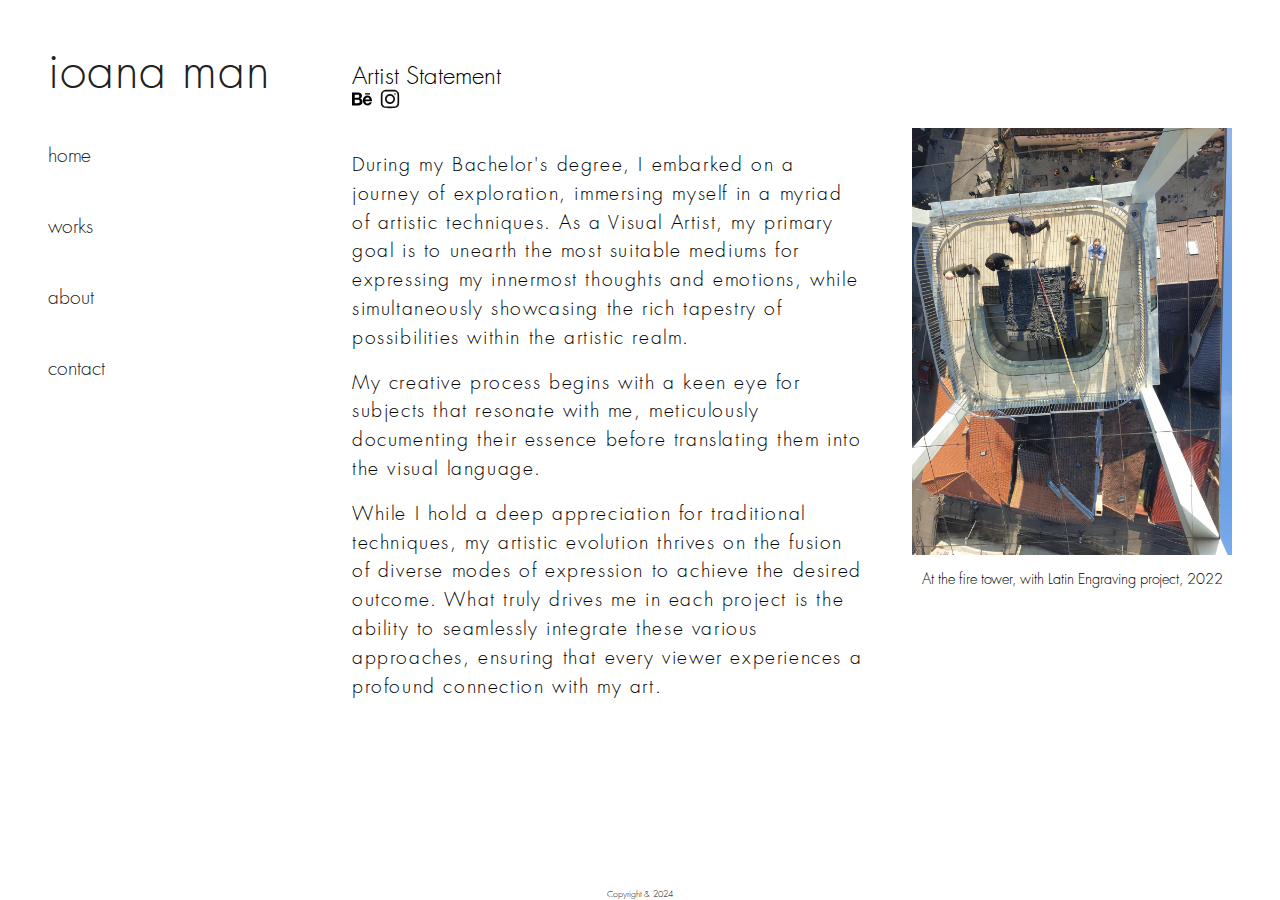
<file: about.html>
<!DOCTYPE html>
<html lang="en">
  <head>
    <meta charset="UTF-8" />
    <meta name="viewport" content="width=device-width, initial-scale=1.0" />
    <meta name="author" content="Bogdan Man" />
    <meta
      name="description"
      content="Portofolio for art including photos graphic design and other forms of art"
    />

    <link rel="icon" href="./assets/l.png" />

    <link rel="stylesheet" href="stylesheet.css" />

    <title>Ioana Man</title>
  </head>

  <body class="home">
    <div class="about">
      <header class="about-header">
        <h1>
          <a href="index.html" id="logo">ioana man</a>
        </h1>
        <input type="checkbox" id="menu-open" />
        <label for="menu-open" class="menu-btn">
          <img id="hamenu" src="./assets/hamenu.svg" alt="hamburger menu" />
        </label>
        <nav class="menu-box">
          <ul>
            <li>
              <a class="menu-item" href="index.html" aria-current="page"
                >home
              </a>
            </li>
            <li>
              <a class="menu-item" href="works.html"> works</a>
            </li>
            <li>
              <a class="menu-item" href="about.html">about</a>
            </li>
            <li>
              <a class="menu-item" href="/contact.html">contact</a>
            </li>
          </ul>
        </nav>
      </header>
      <div class="about-me-wrapper">
        <div class="about-me-description">
          <div class="header-social-media">
            <h2>artist statement</h2>
            <div class="social-media">
              <a href="https://www.behance.net/moira02?log_shim_removal=1"><img
                id="social-media-behance"
                src="./assets/social-media/behance.svg"
                alt="behance"
                style="width: 20px; height: auto"
              /></a>
              <a href="https://www.instagram.com/ioana.cu.i.mic/?igsh=amN0MjlwaXcwMWps"><img
                src="./assets/social-media/insta.svg"
                alt="instagram"
                style="width: 20px; height: auto"
              /></a>
            </div>
          </div>
          <p>
            During my Bachelor's degree, I embarked on a journey of exploration,
            immersing myself in a myriad of artistic techniques. As a Visual
            Artist, my primary goal is to unearth the most suitable mediums for
            expressing my innermost thoughts and emotions, while simultaneously
            showcasing the rich tapestry of possibilities within the artistic
            realm.
          </p>
          <p>
            My creative process begins with a keen eye for subjects that
            resonate with me, meticulously documenting their essence before
            translating them into the visual language.
          </p>
          <p>
            While I hold a deep appreciation for traditional techniques, my
            artistic evolution thrives on the fusion of diverse modes of
            expression to achieve the desired outcome. What truly drives me in
            each project is the ability to seamlessly integrate these various
            approaches, ensuring that every viewer experiences a profound
            connection with my art.
          </p>
        </div>
        <figure>
          <img src="./assets/aboutme/fire.jpg" alt="" loading="lazy" />
          <figcaption>
            At the fire tower, with Latin Engraving project, 2022
          </figcaption>
        </figure>
      </div>
      <!-- <div class="bg-container"></div> -->
      <footer>Copyright &amp; 2024</footer>
    </div>
  </body>
</html>
</file>
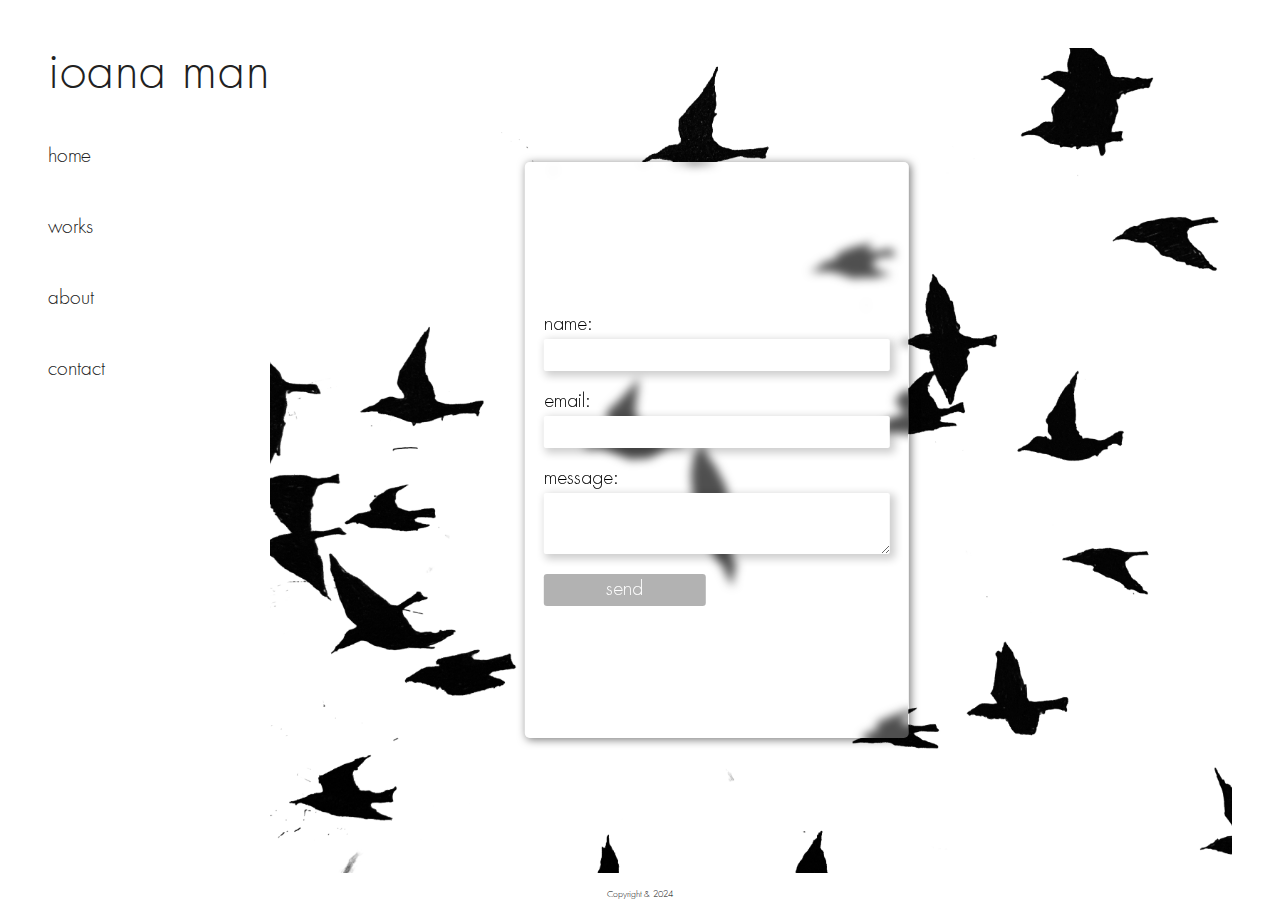
<file: contact.html>
<!DOCTYPE html>
<html lang="en">

<head>
  <meta charset="UTF-8" />
  <meta name="viewport" content="width=device-width, initial-scale=1.0" />
  <meta name="author" content="Bogdan Man" />
  <meta name="description" content="Portofolio for art including photos graphic design and other forms of art" />

  <link rel="icon" href="./assets/l.png" />

  <link rel="stylesheet" href="stylesheet.css" />

  <title>Ioana Man</title>
</head>

<body class="home">
  <div class="container">
    <header>
      <h1>
        <a href="index.html" id="logo">ioana man</a>
      </h1>
      <input type="checkbox" id="menu-open" />
      <label for="menu-open" class="menu-btn">
        <img id="hamenu" src="./assets/hamenu.svg" alt="hamburger menu" />
      </label>
      <nav class="menu-box">
        <ul>
          <li>
            <a class="menu-item" href="index.html" aria-current="page">home
            </a>
          </li>
          <li>
            <a class="menu-item" href="works.html"> works</a>
          </li>
          <li>
            <a class="menu-item" href="about.html">about</a>
          </li>
          <li>
            <a class="menu-item" href="/contact.html">contact</a>
          </li>
        </ul>
      </nav>
    </header>
    <div class="bg-container"></div>
    <div class="form-wrapper">
      <form action="https://api.web3forms.com/submit" method="POST">
        <input type="hidden" name="access_key" value="b0e43f6b-3cfc-4332-9827-ebb790c2cf45" />
        <label for="name">name:</label>
        <input class="form-input" id="name" type="text" name="name" autocomplete="name" required />
        <label for="email">email:</label>
        <input class="form-input" id="email" type="email" name="email" autocomplete="email" required />
        <label for="message">message:</label>
        <textarea class="form-textarea" id="message" name="message" required></textarea>
        <!-- hCaptcha Spam Protection -->
        <div class="h-captcha" data-captcha="true" data-size="compact"></div>
        <button class="form-button" type="submit">send</button>
      </form>
    </div>
    <!-- Required for hCaptcha -->
    <script src="https://web3forms.com/client/script.js" async defer></script>
    <footer>Copyright &amp; 2024</footer>
  </div>
</body>

</html>
</file>
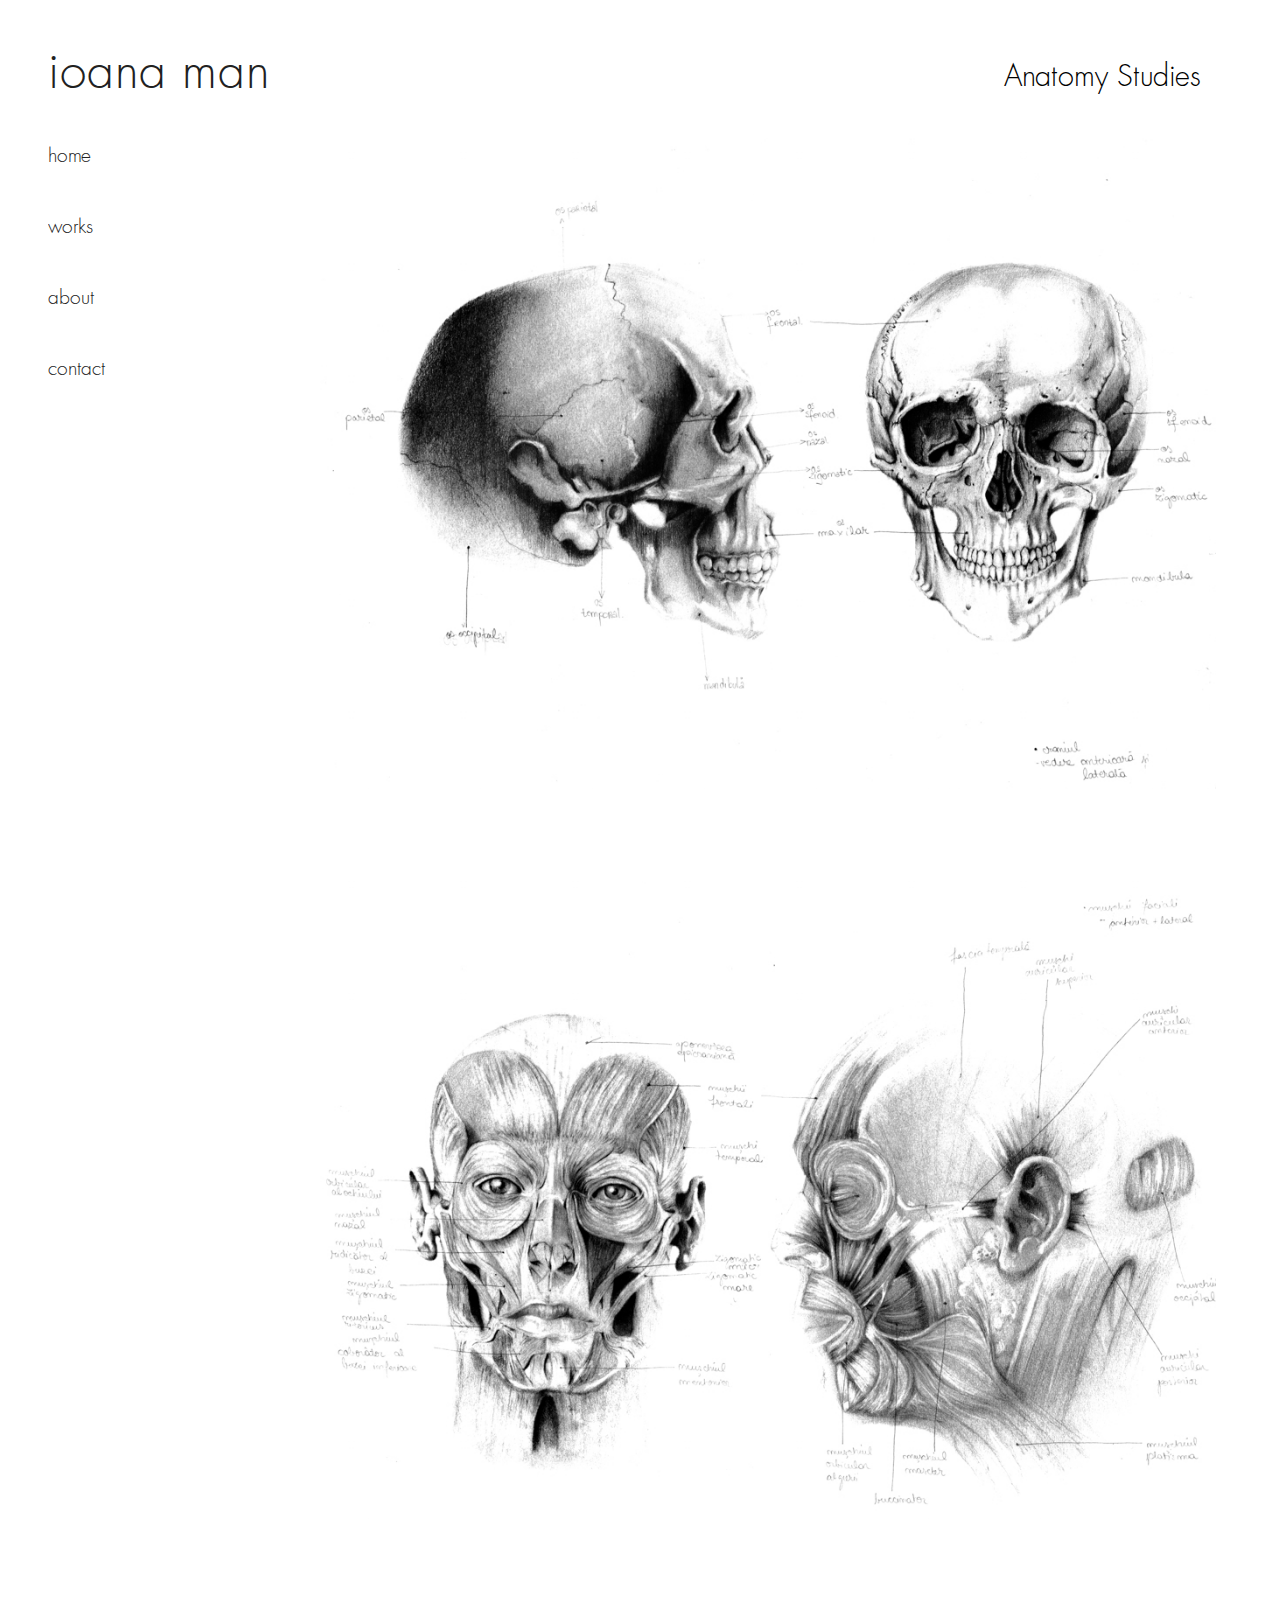
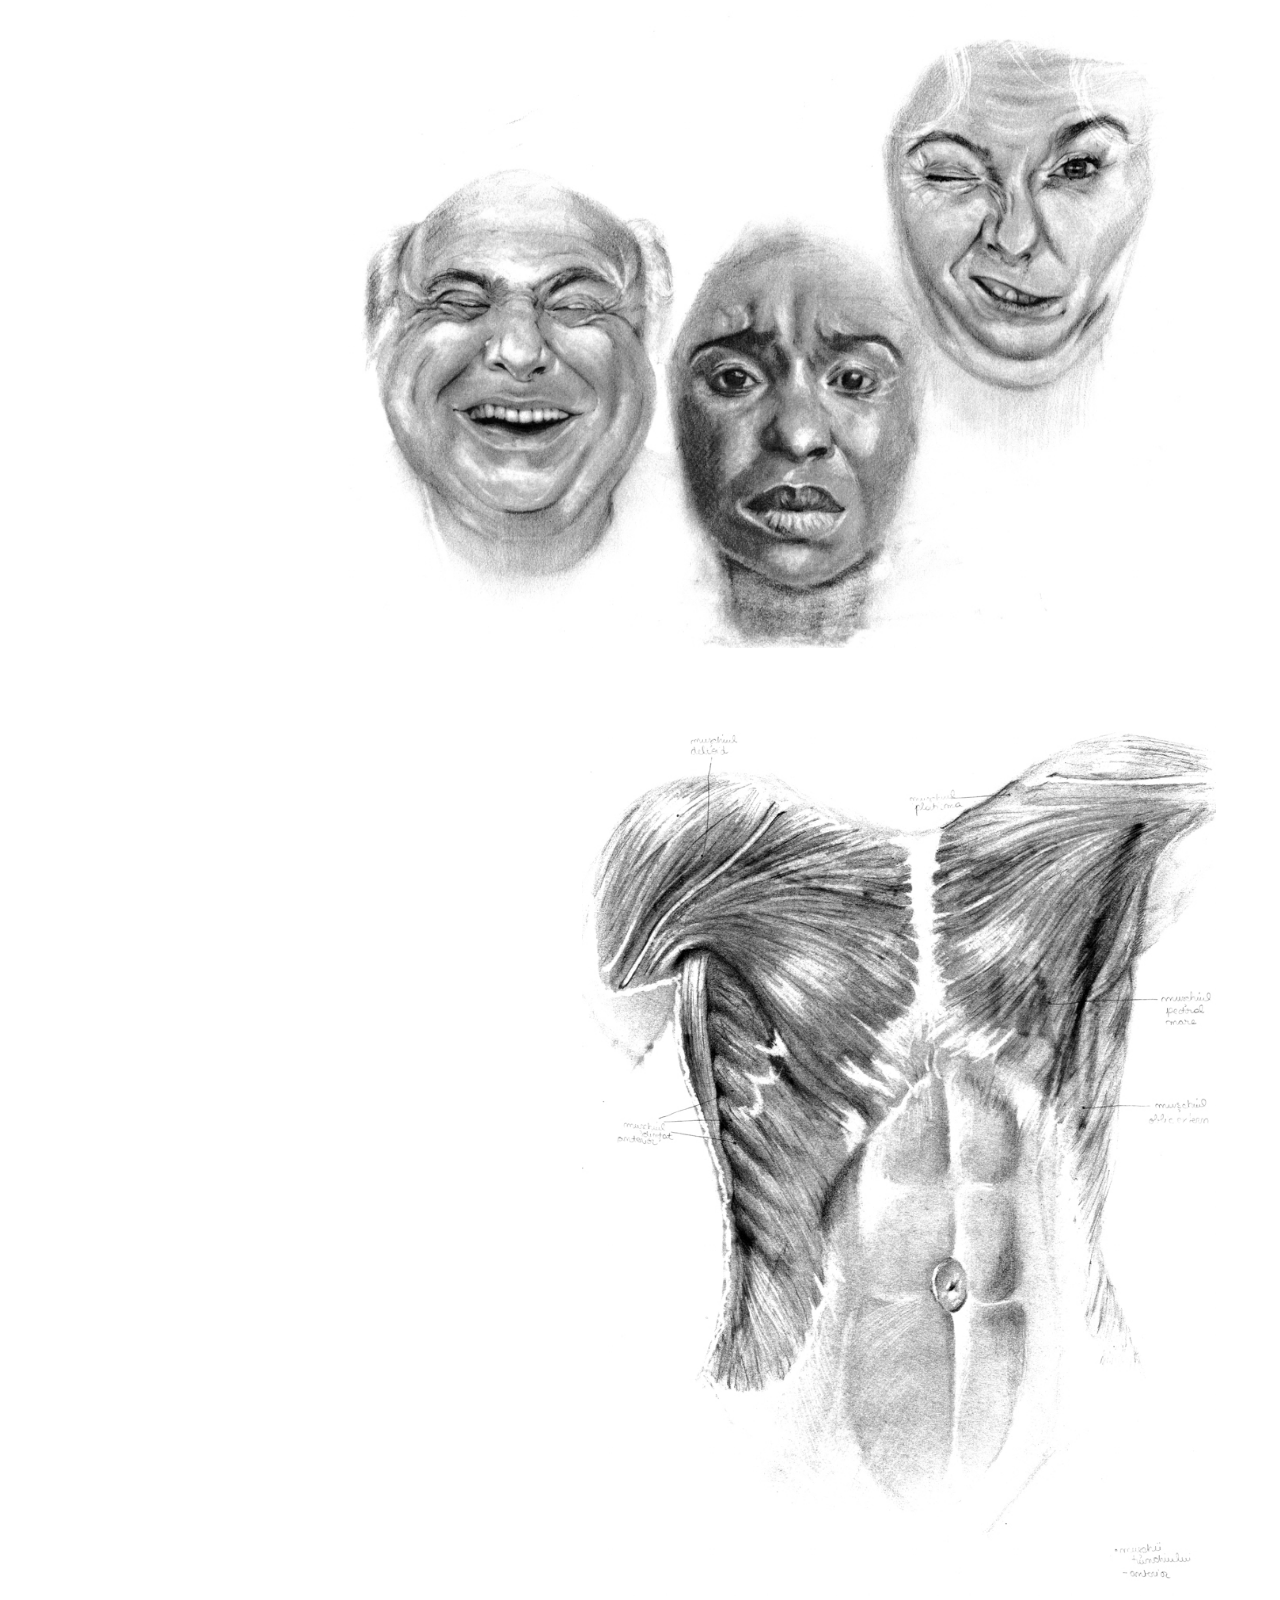
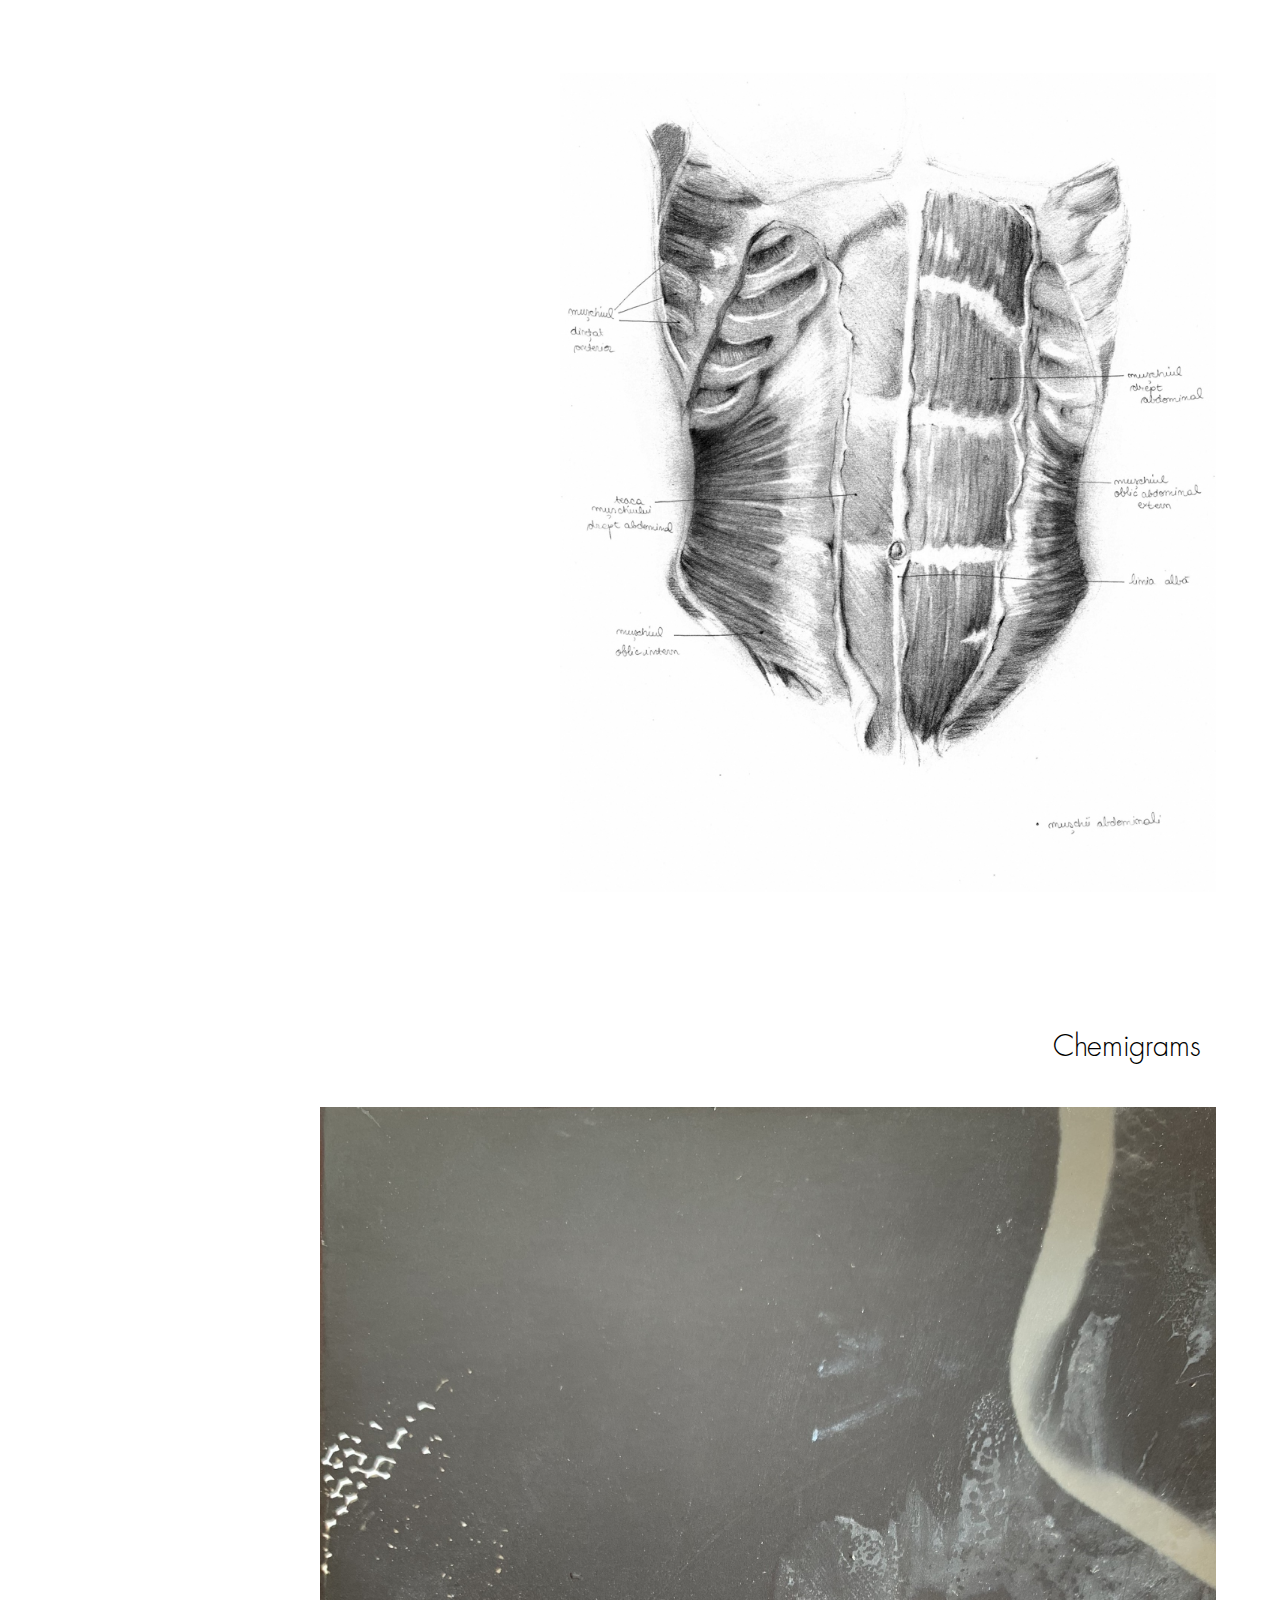
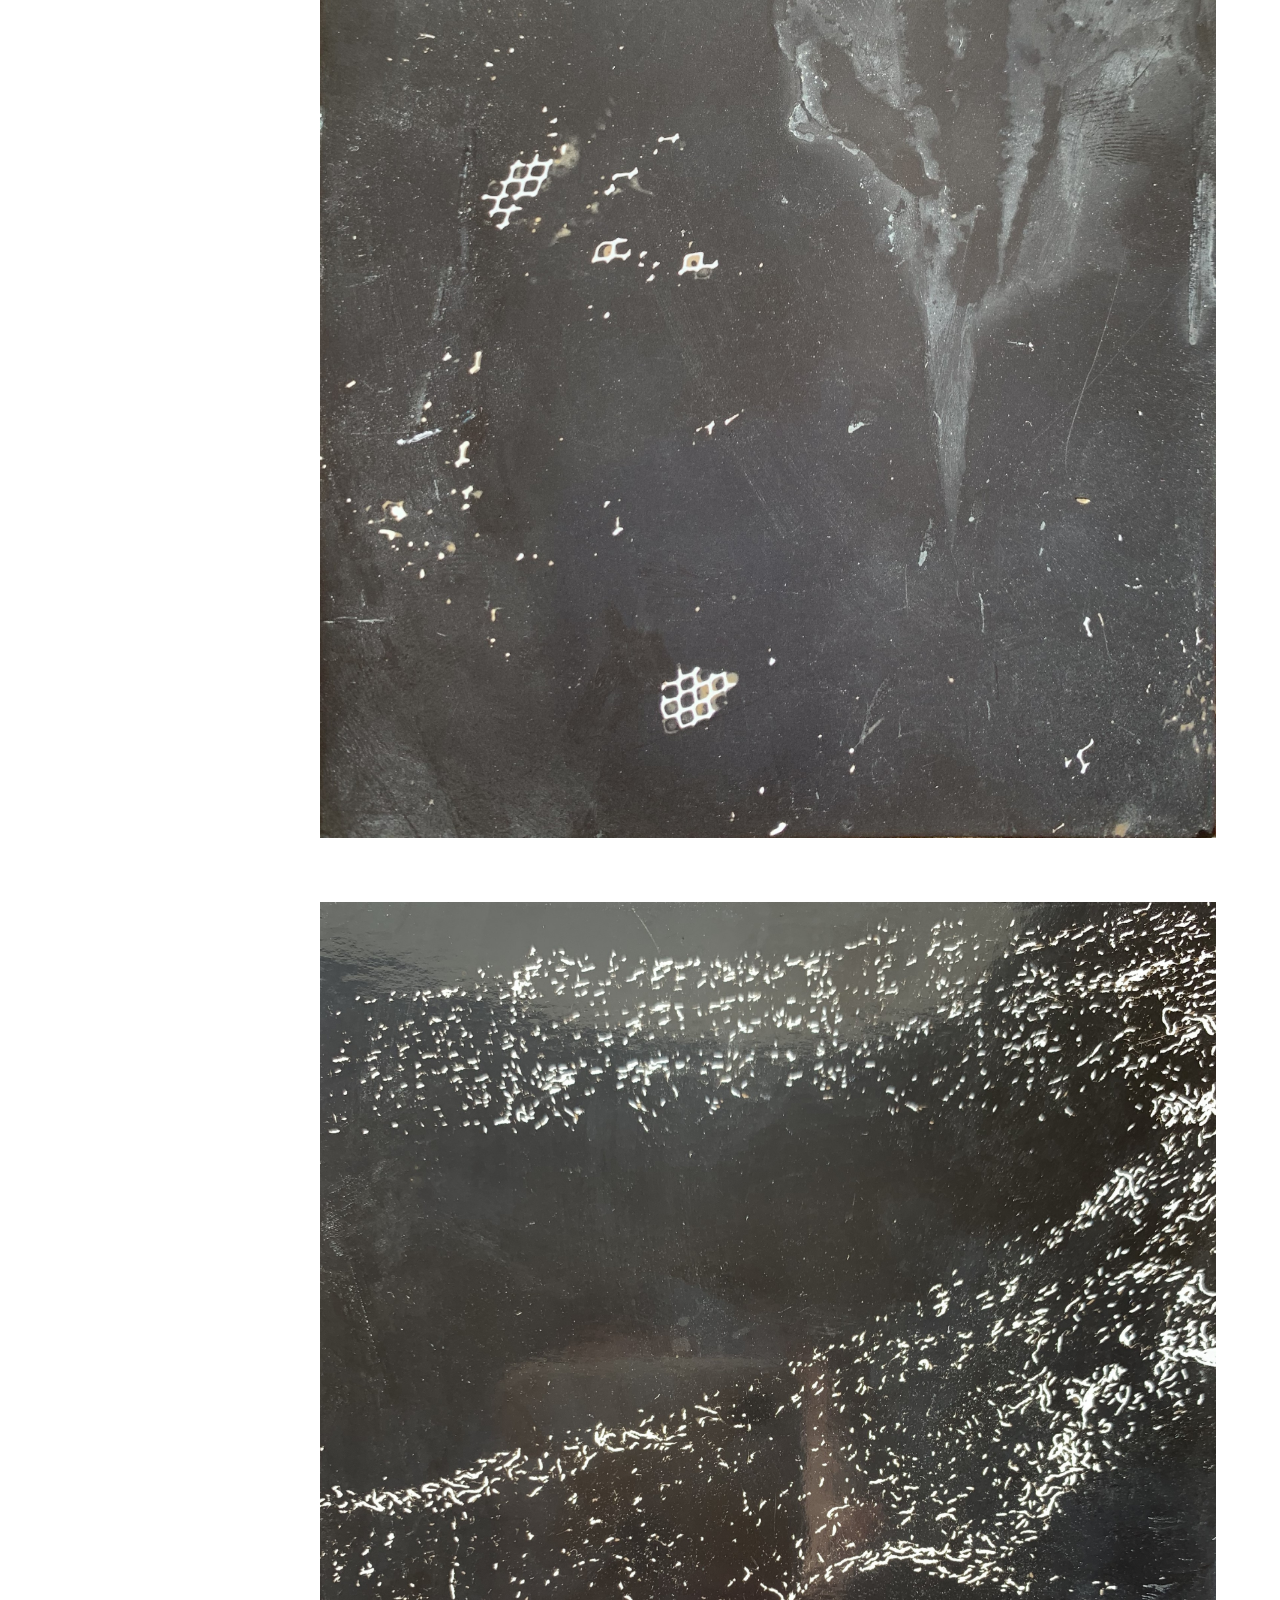
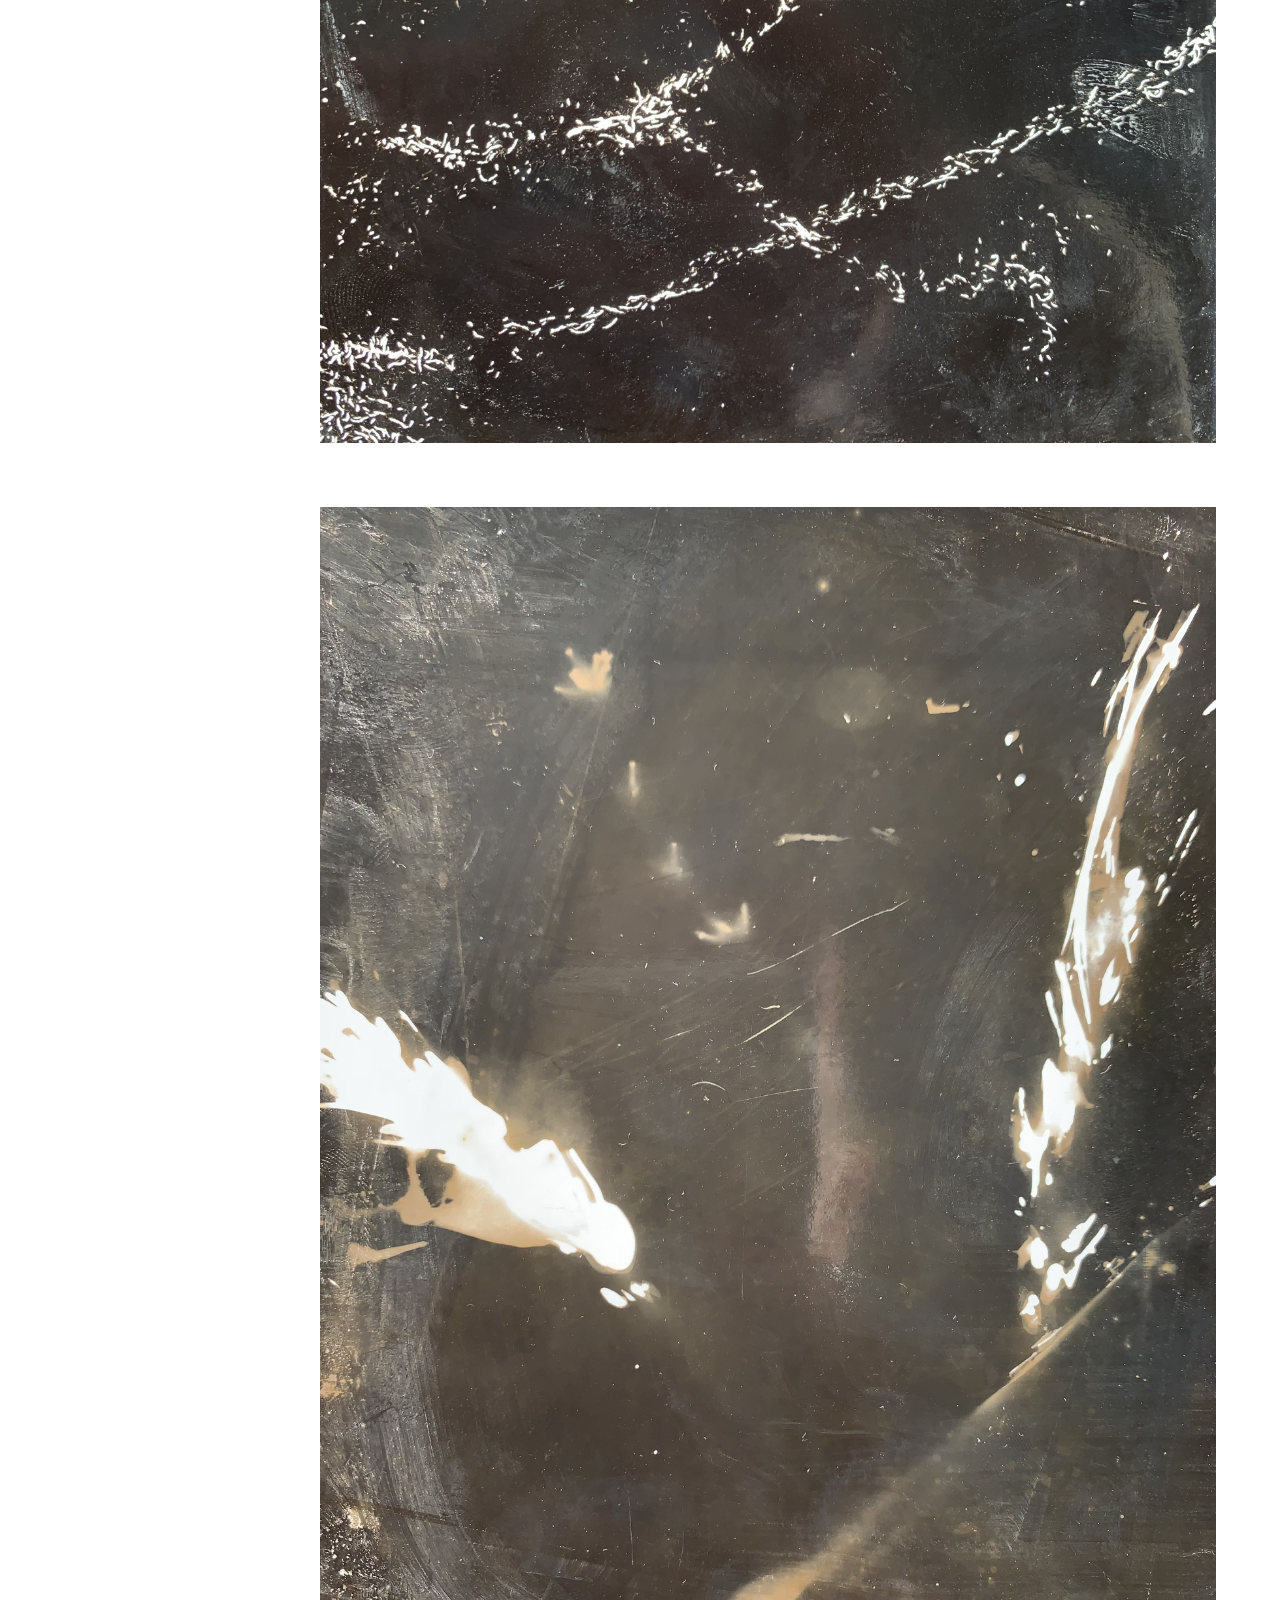
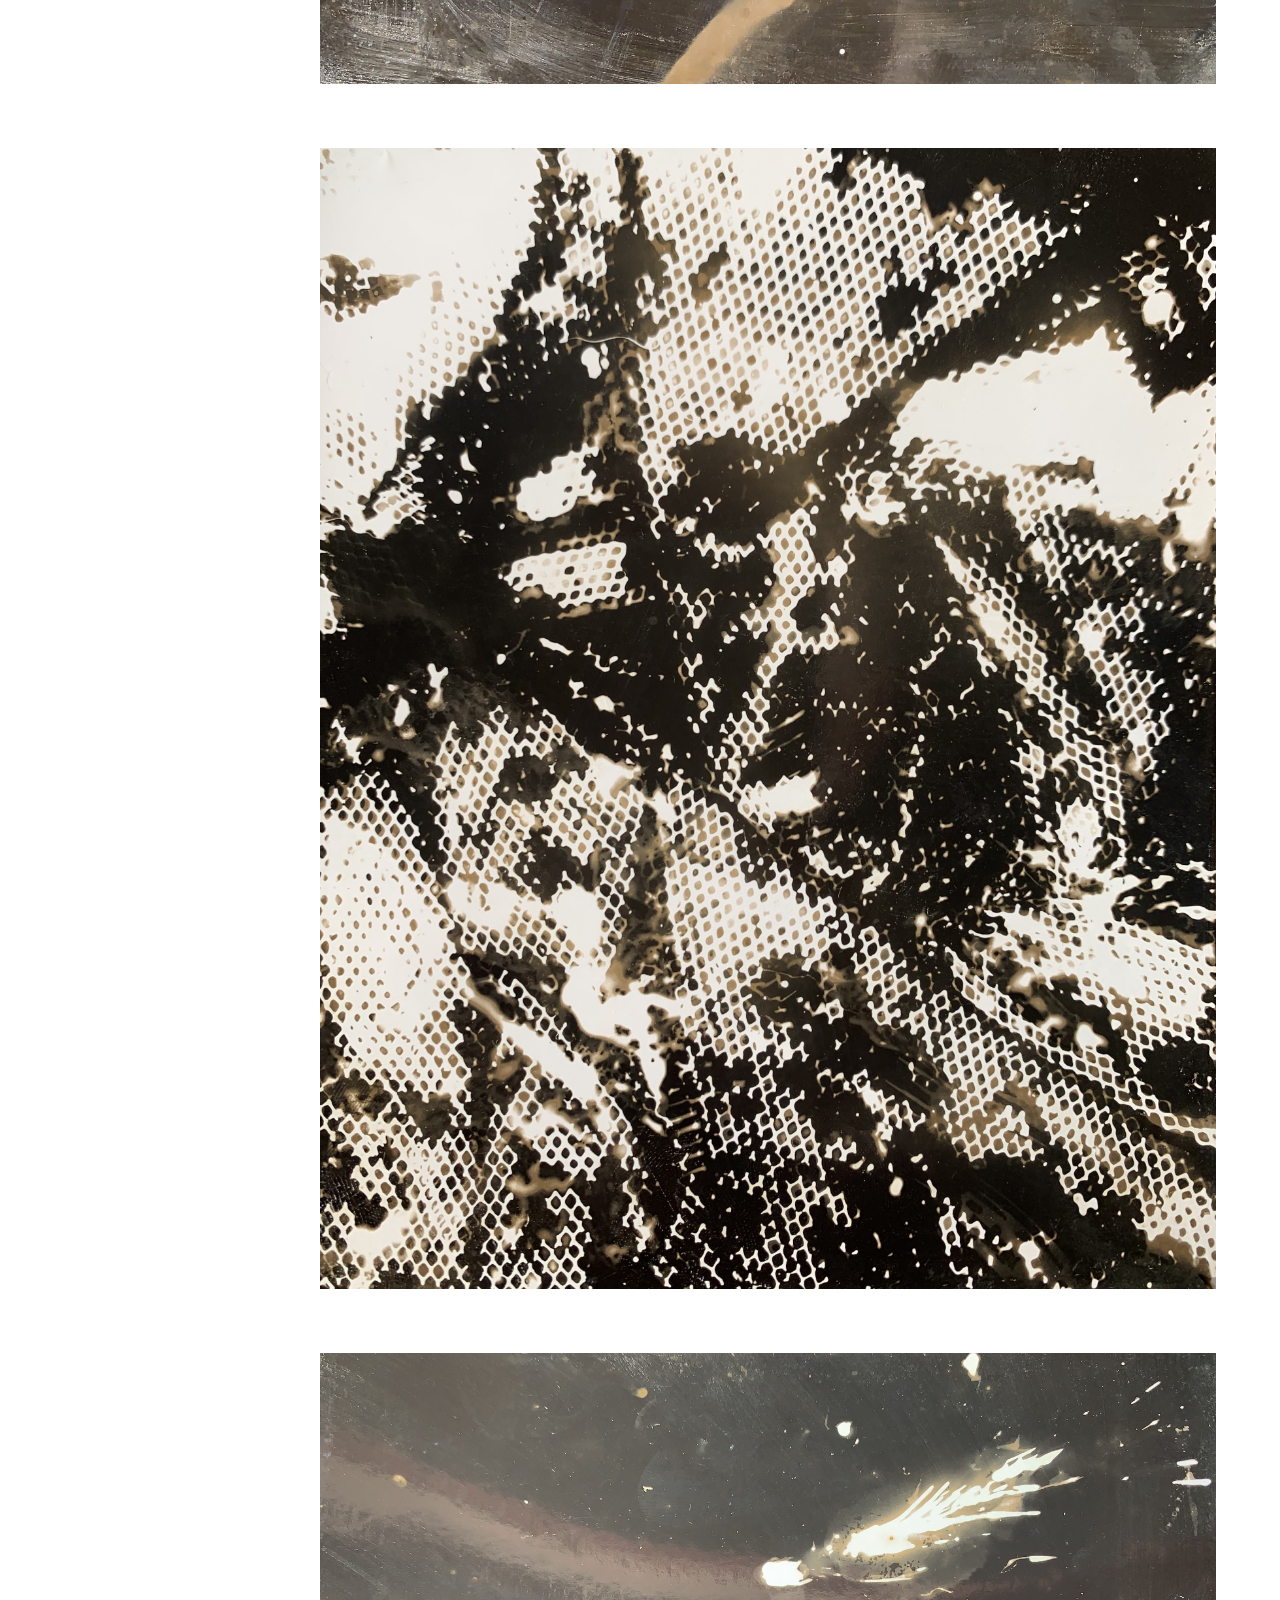
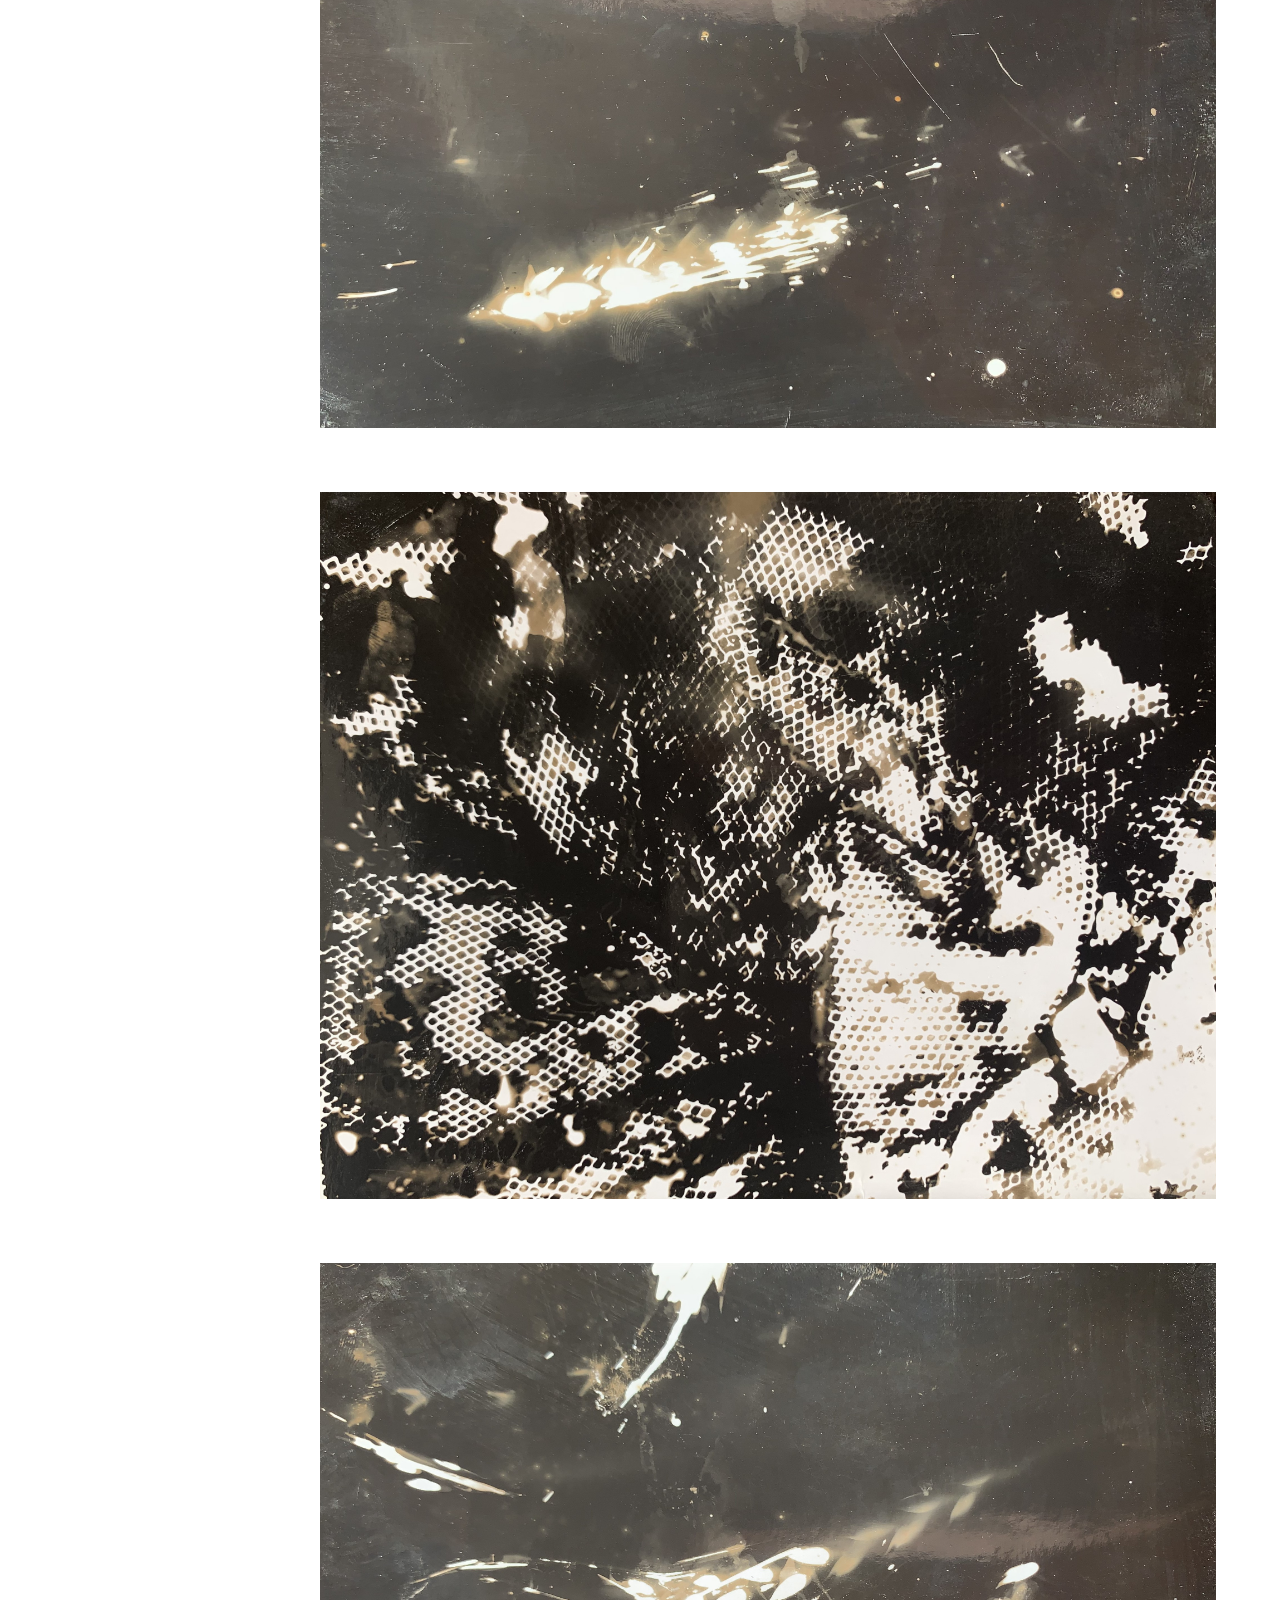
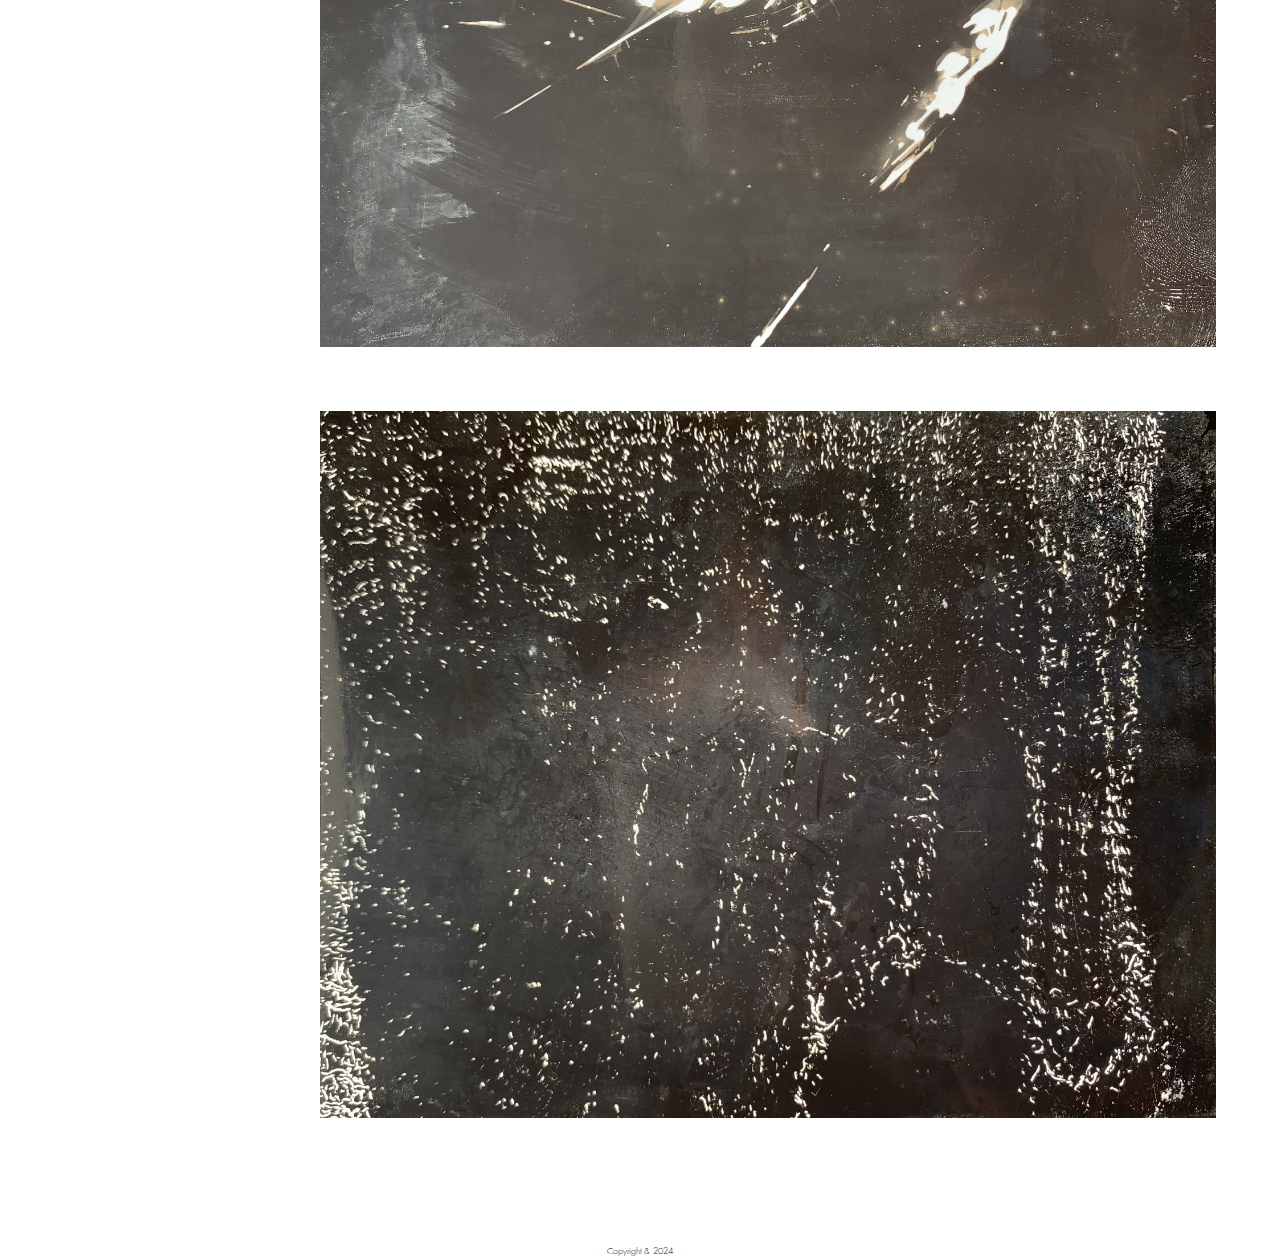
<file: works.html>
<!DOCTYPE html>
<html lang="en">
  <head>
    <meta charset="UTF-8" />
    <meta name="viewport" content="width=device-width, initial-scale=1.0" />
    <meta name="author" content="Bogdan Man" />
    <meta
      name="description"
      content="Portofolio for art including photos graphic design and other forms of art"
    />

    <link rel="icon" href="./assets/l.png" />
    <script src="lazysizes.min.js" async=""></script>
    <link rel="stylesheet" href="stylesheet.css" />

    <title>Ioana Man</title>
  </head>

  <body>
    <div class="works">
      <div id="header-content-wrapper">
        <header class="works-header">
          <h1>
            <a href="index.html" id="logo">ioana man</a>
          </h1>
          <input type="checkbox" id="menu-open" />
          <label for="menu-open" class="menu-btn">
            <img id="hamenu" src="./assets/hamenu.svg" alt="hamburger menu" />
          </label>
          <nav class="menu-box">
            <ul>
              <li>
                <a class="menu-item" href="index.html" aria-current="page"
                  >home
                </a>
              </li>
              <li>
                <a class="menu-item" href="works.html"> works</a>
              </li>
              <li>
                <a class="menu-item" href="about.html">about</a>
              </li>
              <li>
                <a class="menu-item" href="/contact.html">contact</a>
              </li>
            </ul>
          </nav>
        </header>

        <div class="content-container">
          <!-- Section Anatomy -->
          <section class="section-anatomy">
            <h2>Anatomy Studies</h2>

            <div class="anatomy-images-wrapper">
              <picture>
                <img
                  data-srcset="
                    ./assets/images/a1-mobile.JPG 768w,
                    ./assets/images/a1-laptop.JPG 1024w"
                  sizes="(min-width: 2222px) 60vw,
                    (min-width: 768px) 100vw"
                  data-src="./assets/images/a1-laptop.JPG"
                  fetchpriority="high"
                  class="lazyload"
                  alt="Drawing 1"
                />
              </picture>
              <picture>
                <img
                data-srcset="
                  ./assets/images/a2-mobile.JPG 768w,
                  ./assets/images/a2-laptop.JPG 1024w"
                  data-src="./assets/images/a2-laptop.JPG"
                  sizes="
                  (min-width: 2222px) 60vw,
                  (min-width: 768px) 100vw"
                  alt="Drawing 2"
                  class="lazyload"
                />
              </picture>
              <picture>
                <img
                data-srcset="
                  ./assets/images/a3-mobile.JPG 768w,
                  ./assets/images/a3-laptop.JPG 1024w"
                  data-src="./assets/images/a3-laptop.JPG"
                  sizes="(min-width: 2222px) 60vw,
                  (min-width: 768px) 100vw"
                  class="lazyload"
                  alt="Drawing 3"
                />
              </picture>
              <picture>
                <img
                data-srcset="
                  ./assets/images/a4-mobile.JPG 350w,
                  ./assets/images/a4-laptop.JPG 1024w"
                  data-src="./assets/images/a4-mobile.JPG"
                  sizes="(min-width: 768px) 90vh,
                  100vw"
                  class="lazyload"
                  alt="Drawing 4"
                />
              </picture>

              <picture>
                <img
                  data-srcset="
                    ./assets/images/a5-mobile.JPG 350w,
                    ./assets/images/a5-laptop.JPG 1024w"
                  data-src="./assets/images/a5-mobile.JPG"
                  sizes="(min-width: 768px) 90vh,
                     100vw"
                     class="lazyload"
                  alt="Drawing 5"
                />
              </picture>
            </div>
          </section>

          <!-- Sections Chemigrams -->
          <section class="section-ch">
            <h2>Chemigrams</h2>
            <div class="ch-images-wrapper">
              <img
                id="ch-vertical-img"
                src="./assets/images/Chemigrame/IMG_5111.jpg"
                alt="chemigram1"
                loading="lazy"
              />
              <img
                id="ch-vertical-img"
                src="./assets/images/Chemigrame/IMG_5114.jpg"
                alt="chemigram2"
                loading="lazy"
              />
              <img
                id="ch-vertical-img"
                src="./assets/images/Chemigrame/IMG_5115.jpg"
                alt="chemigram3"
                loading="lazy"
              />
              <img
                id="ch-vertical-img"
                src="./assets/images/Chemigrame/IMG_5118.jpg"
                alt="chemigram4"
                loading="lazy"
              />
              <img
                src="./assets/images/Chemigrame/IMG_5119.jpg"
                alt="chemigram5"
                loading="lazy"
              />
              <img
                src="./assets/images/Chemigrame/IMG_5123.jpg"
                alt="chemigram6"
                loading="lazy"
              />
              <img
                src="./assets/images/Chemigrame/IMG_5124.jpg"
                alt="chemigram7"
                loading="lazy"
              />
              <img
                src="./assets/images/Chemigrame/IMG_5126.jpg"
                alt="chemigram8"
                loading="lazy"
              />
            </div>
          </section>
        </div>
      </div>
      <footer>Copyright &amp; 2024</footer>
    </div>
  </body>
</html>
</file>
<file: stylesheet.css>
:root {
  --color-text: #212121;
  --color-text-hover: #e77e9b;
  --font-logo: "FuturaLTProLight", system-ui, "Segoe UI", Roboto, Helvetica, Arial,
  sans-serif, "Apple Color Emoji", "Segoe UI Emoji", "Segoe UI Symbol";
  --font-nav: "FuturaLTProLight", system-ui, "Segoe UI", Roboto, Helvetica, Arial,
  sans-serif, "Apple Color Emoji", "Segoe UI Emoji", "Segoe UI Symbol";
  --font-logo-weight: 300;
  --font-nav-weight: 300;
  --font-logo-size: clamp(3rem, 1rem + 1vw, 4rem);
  --font-nav-size: clamp(0.5rem, 0.8rem + 0.5vw, 2rem);
  --font-about-me-header-size: 1.5rem;
}

@font-face {
  font-family: "FuturaLTProLight";
  font-display: swap;
  font-weight: normal;
  font-style: normal;
  src: local(FuturaLTProBook),
    url("./assets/Futura/FuturaLTProLight.woff2"),
    url("./assets/Futura/FuturaLTProLight.woff"),
    url("./assets/Futura/FuturaLTProLight.otf");
}

/* Reset */
* {
  margin: 0;
  padding: 0;
  box-sizing: border-box;
}

.container {
  display: grid;
  grid-template-columns: auto 1fr;
  grid-template-rows: 1fr auto;
  min-height: 100vh;
  padding-inline: 3rem;
  padding-block-start: 3rem;
}

/* Header */
header {
  color: var(--color-text);
  background-color: white;
  display: flex;
  justify-content: start;
  flex-direction: column;
  align-items: start;
  grid-area: 1 / 1 / 4 / 2;
}

/* Hamburger menu */
/* span.material-symbols-outlined {
  font-size: 2.5rem;
} */

#hamenu {
  display: block;
  height: 2rem;
  width: 3rem;
}

#hamenu:is(:hover, :focus){
  transform: scale(1.1);
}

.bg-container {
  grid-area: 1 / 2 / 4 / 4;
  background-image: url("./assets/images/bird/b1.png");
  background-position: center center;
  background-repeat: no-repeat;
  background-attachment: fixed;
  background-size: cover;
}

body:has(#menu-open:checked) {
  overflow: hidden;
}

/* Logo */
#logo {
  text-decoration: none;
  color: var(--color-text);
  font-family: var(--font-logo);
  font-weight: var(--font-logo-weight);
  font-size: var(--font-logo-size);
  line-height: 1;
}

nav {
  font-family: var(--font-nav);
  font-weight: var(--font-nav-weight);
  font-size: var(--font-nav-size);
}

h1 {
  margin-block-end: 3rem;
}

ul {
  display: grid;
  grid-template-rows: repeat(3, 1fr);
  grid-gap: 3rem;
  list-style: none;
}

nav ul li {
  display: block;
}

nav ul li a {
  text-decoration: none;
  color: var(--color-text);
  border-block-end: 2px solid var(--border-color, transparent);
  transition: all 300ms ease;
}

nav ul li a:where(:hover, :focus) {
  --border-color: var(--color-text-hover);
  color: var(--color-text-hover);
}

/* /Header End */

/* Contact */
.form-wrapper {
  position: absolute;
  display: flex;
  justify-content: center;
  align-items: center;
  inset-inline: 50vw;
  inset-block: 50vh;
  height: 36rem;
  max-height: 77%;
  transform: translate(-50%, -50%);
  background-color: rgba(255, 255, 255, 0.3);
  border-radius: 5px;
  box-shadow: 0.1rem 0.1rem 0.5rem 0 rgba(0, 0, 0, 0.5);
  backdrop-filter: blur(5px);
}

label:not(.menu-btn),
input,
textarea,
select,
button {
  font-family: var(--font-nav);
  font-size: var(--font-nav-size);
  font-weight: 300;
  line-height: 1.5;
}

form {
  width: 30em;
  max-width: 90%;
  margin: 0 auto;
}

label:not(.menu-btn) {
  margin-block-start: 1rem;
  display: block;
}

.form-input,
.form-textarea {
  padding: 0.1rem;
  width: 100%;
  border: 0px solid #000;
  border-radius: 2px;
  box-shadow: 0.2rem 0.2rem 0.5rem 0.1rem rgba(0, 0, 0, 0.2);
}

.form-textarea {
  margin-block-end: 1rem;
}

button {
  padding-inline: 3.9rem;
  padding-block: 0.1rem;
  border: 0px;
  border-radius: 0.2rem;
  background-color: rgba(0, 0, 0, 0.3);
  color: white;
  transition: all 300ms ease-in;
}

button:hover {
  cursor: pointer;
  background-color: rgb(231, 126, 155, 0.9);
  color: black;
}

/* Contact END */

/* Works */
.content-container {
  font-family: var(--font-nav);
  font-size: var(--font-nav-size);
  font-weight: var(--font-nav-weight);
  line-height: 2;
}

section h2 {
  font-weight: var(--font-nav-weight);
}

/* Works - END */

/* About me  */
.about-me-wrapper {
  font-family: var(--font-nav);
  font-size: var(--font-nav-size);
  font-weight: var(--font-nav-weight);
}

.about-me-wrapper h2 {
  font-weight: var(--font-nav-weight);
  font-size: var(--font-about-me-header-size);
}

/* Social-media */
.social-media img {
  cursor: pointer;
  transition: all 300ms ease;
}

.social-media img:where(:hover, :focus) {
  opacity: .5;
}

/* Social-media END*/
/* About me  END*/

footer {
  grid-area: 3 / 1 / 4 / 4;
  text-align: center;
  background-color: white;
  font-family: var(--font-nav);
  font-size: clamp(0.1rem, 0.3rem + 0.3vw, 0.7rem);
  font-weight: 100;
  padding-block-start: 3rem;
}

/* MEDIA QUERIES */
/* Mobile */
@media (max-width: 48rem) {
  .container {
    display: grid;
    grid-template-columns: 1fr;
    grid-template-rows: 0.4fr 4fr 0.1fr;
    padding-inline: 1rem;
    padding-block: 1rem;
  }

  /* Header */
  header {
    grid-area: 1 / 1 / 2 / 2;
    background-color: white;
    flex-direction: row;
    justify-content: space-between;
    align-items: center;
    z-index: 1;
  }

  #logo {
    line-height: 1;
    inset-inline-start: 0;
  }

  h1 {
    margin: 0;
  }

  #menu-open:checked~nav.menu-box {
    display: block !important;
    background-color: rgb(231, 126, 155, 0.7);
    backdrop-filter: blur(5px);
    inset-inline-end: 0;
    inset-block-start: 5rem;
    inline-size: 100vw;
    block-size: 100vh;
    text-align: center;
    transition: all 300ms ease;
    z-index: 1;
  }

  #menu-open:checked~nav ul {
    display: flex;
    flex-direction: column;
    align-items: center;
    justify-content: end;
    block-size: 50%;
    transition: all 300ms ease;
  }

  .menu-btn {
    cursor: pointer;
    line-height: 0;
    transition: all 200ms ease-in;
  }

  .menu-btn:is(:hover, :focus, :active) {
    color: var(--color-text-hover);
  }

  .menu-box {
    display: none;
    position: fixed;
  }

  .menu-item:is(:hover, :focus) {
    border-color: #fff;
    color: #fff;
    cursor: pointer;
    z-index: 3;
  }

  input[type="checkbox"] {
    display: none;
  }

  /* Menu button on mobile END */
  /* Header END */

  .bg-container {
    grid-area: 2 / 1 / 3 / 2;
    background-image: url("./assets/images/bird/b1.png");
    background-position: center center;
    background-repeat: no-repeat;
    background-attachment: fixed;
    background-size: cover;
  }

  /* Works */
  .works {
    padding-inline: 1em;
    padding-block: 1rem;
  }

  .section-anatomy img,
  .section-ch img {
    max-inline-size: 100%;
    block-size: auto;
    object-fit: contain;
  }

  /* Animations images mobile */
  .section-anatomy img:not(:first-child),
  .section-ch img {
    animation: fade-in linear;
    animation-timeline: view();
    animation-range-start: 50px;
    animation-range-end: 300px;
  }

  .content-container {
    padding-block: 2rem;
  }

  .section-anatomy,
  .section-ch {
    display: flex;
    flex-direction: column;
    margin-block: 1rem;
  }

  .section-anatomy h2,
  .section-ch h2 {
    align-self: flex-end;
    margin-block: 1rem;
  }

  .anatomy-images-wrapper,
  .ch-images-wrapper {
    margin-block: 1rem;
  }

  .anatomy-images-wrapper img,
  .ch-images-wrapper img {
    padding-block: 1rem;
    padding-inline: 0rem;
  }

  .anatomy-images-wrapper img:not(:last-child),
  .ch-images-wrapper img:not(:last-child) {
    margin-block-end: 1rem;
  }

  /* Works END */

  footer {
    grid-area: 3 / 1 / 4 / 2;
    padding-block: 0rem;
    text-align: center;
    align-self: end;
  }

  /* Contact Form */
  .form-wrapper {
    min-width: 70%;
  }

  /* Contact Form  END*/

  /* About Me */
  .about {
    min-height: 100vh;
    padding-inline: 1rem;
    padding-block: 1rem;
  }

  .about-me-wrapper {
    display: flex;
    flex-direction: column;
    justify-content: center;
    align-items: center;
  }

  .about-me-description {
    padding-block: 5rem 5rem;
  }

  .about-me-description h2 {
    text-transform: capitalize;
    padding-inline-start: 1rem;
  }

  .about-me-description p {
    line-height: 1.8rem;
    letter-spacing: 0.1rem;
    padding-inline: 1rem;
    text-wrap: pretty;
    word-break: break;
  }

  .about-me-description p:not(:last-child) {
    margin-block: 0 1rem;
  }

  .about-me-wrapper img {
    block-size: auto;
    max-inline-size: 100%;
    object-fit: cover;
    display: block;
    padding-block: 1rem 1rem;
  }

  figcaption {
    font-size: 0.8rem;
    text-align: center;
    margin-block-end: 5rem;
  }

  .header-social-media {
    display: flex;
    flex-direction: column;
  }

  .social-media {
    display: flex;
    flex-direction: row;
    gap: .6rem;
    padding-inline-start: 1rem;
    margin-block-end: 1rem;
  }

  .social-media img {
    padding-bottom: 10px;
    padding-top: 1px;
  }

  /* About Me END */
}

/* Desktop and Larger */
@media (min-width: 48.06rem) {
  .container {
    display: grid;
    grid-template-columns: auto 1fr;
    grid-template-rows: 1fr auto;
    min-height: 100vh;
    padding-inline: 3rem;
    padding-block-start: 3rem;
  }

  .menu-btn {
    display: none;
  }

  input[type="checkbox"] {
    appearance: none;
  }

  footer {
    padding-block-start: 1rem;
  }

  .form-wrapper {
    min-width: 30%;
    transform: translate(-30%, -50%);
  }

  /* Works */

  .works {
    padding-inline: 3rem;
    padding-block-start: 3rem;
  }

  /* .blur-up {
		-webkit-filter: blur(5px);
		filter: blur(5px);
		transition: filter 400ms, -webkit-filter 400ms;
	}

	.blur-up.lazyloaded {
		-webkit-filter: blur(0);
		filter: blur(0);
	} */

  .works-header {
    position: sticky;
    inset-block-start: 0;
    inset-inline-start: 0;
    min-width: 15rem;
    margin-inline-end: 1rem;
    align-self: flex-start
  }

  #header-content-wrapper {
    display: flex;
    flex-direction: row;
    justify-content: space-between;
  }

  .section-anatomy,
  .section-ch {
    display: flex;
    flex-direction: column;
    align-items: end;
  }

  .section-anatomy h2,
  .section-ch h2 {
    padding-inline-end: 2rem;
  }

  .anatomy-images-wrapper,
  .ch-images-wrapper {
    display: flex;
    flex-direction: column;
    align-items: end;
    justify-content: center;
    max-inline-size: 100%;
    padding-block: 0rem 5rem;
  }

  .anatomy-images-wrapper img,
  .ch-images-wrapper img {
    max-inline-size: 100%;
    block-size: auto;
    object-fit: contain;
    padding-block: 1rem;
    margin-block: 1rem;
    padding-inline: 1rem;
  }

  #anatomy-vertical-img,
  #ch-vertical-img {
    max-inline-size: 100%;
    align-self: flex-start;

  }

  .section-anatomy img:not(:first-child),
  .section-ch img {
    animation: fade-in linear;
    animation-timeline: view();
    animation-range-start: cover;
    animation-range-end: 600px;
  }

  /* Works END */

  /* About me */
  .about {
    display: grid;
    grid-template-columns: 1fr auto;
    grid-template-rows: auto 1fr;
    min-height: 100vh;
    padding-inline: 3rem;
    padding-block-start: 3rem;
  }

  .about-header {
    margin-inline-end: 3rem;
    min-width: 15rem;
  }

  .about-me-wrapper {
    display: flex;
  }

  .about-me-description {
    padding-inline: 1rem;
  }

  .about-me-description h2 {
    padding-block-start: 1rem;
    line-height: 1;
    text-transform: capitalize;
  }

  .about-me-description p {
    line-height: 1.8rem;
    letter-spacing: 0.1rem;
    text-wrap: pretty;
    word-break: break;
    margin-inline-end: 2rem;
    min-width: 10rem;
  }

  .about-me-description p:not(:last-child) {
    margin-block: 0 1rem;
  }

  .about-me-wrapper img {
    object-fit: contain;
    max-width: 20rem;
    height: auto;
    display: block;
    margin-inline-start: auto;
    inset-inline-end: 0;
    object-fit: cover;
    padding-block: 5rem 1rem;
  }

  figcaption {
    font-size: calc(0.5rem + 0.5vw);
    text-align: center;
  }

  /* Social-media */
  .header-social-media {
    display: flex;
    flex-direction: column;
    justify-content: start;
    align-items: start;
  }

  .social-media {
    display: flex;
    align-items: start;
    justify-content: start;
    justify-self: start;
    gap: .5rem;
    margin-inline-end: 2rem;
    margin-block: 0 2rem;
  }

  .social-media img {
    padding-bottom: 10px;
    padding-top: 1px;
  }

  /* Social-media END*/
  /* About me END*/
}

@media (min-width:100rem) {

  .anatomy-images-wrapper,
  .ch-images-wrapper {
    display: flex;
    flex-direction: column;
    align-items: end;
    justify-content: center;
    max-inline-size: 77%;
    padding-block: 1rem 5rem;
  }

  .anatomy-images-wrapper img,
  .ch-images-wrapper img {
    max-inline-size: 100%;
    block-size: auto;
    object-fit: contain;
    padding-block: 0 6rem;
    margin-block: 1rem;
    padding-inline: 1rem;
    align-self: center;
  }

  #anatomy-vertical-img,
  #ch-vertical-img {
    max-inline-size: 65%;
  }

}

/* Animation images */
@keyframes fade-in {
  from {
    scale: .8;
    opacity: 0;
  }

  to {
    scale: 1;
    opacity: 1;
  }
}
/* Animation images END*/
</file>
